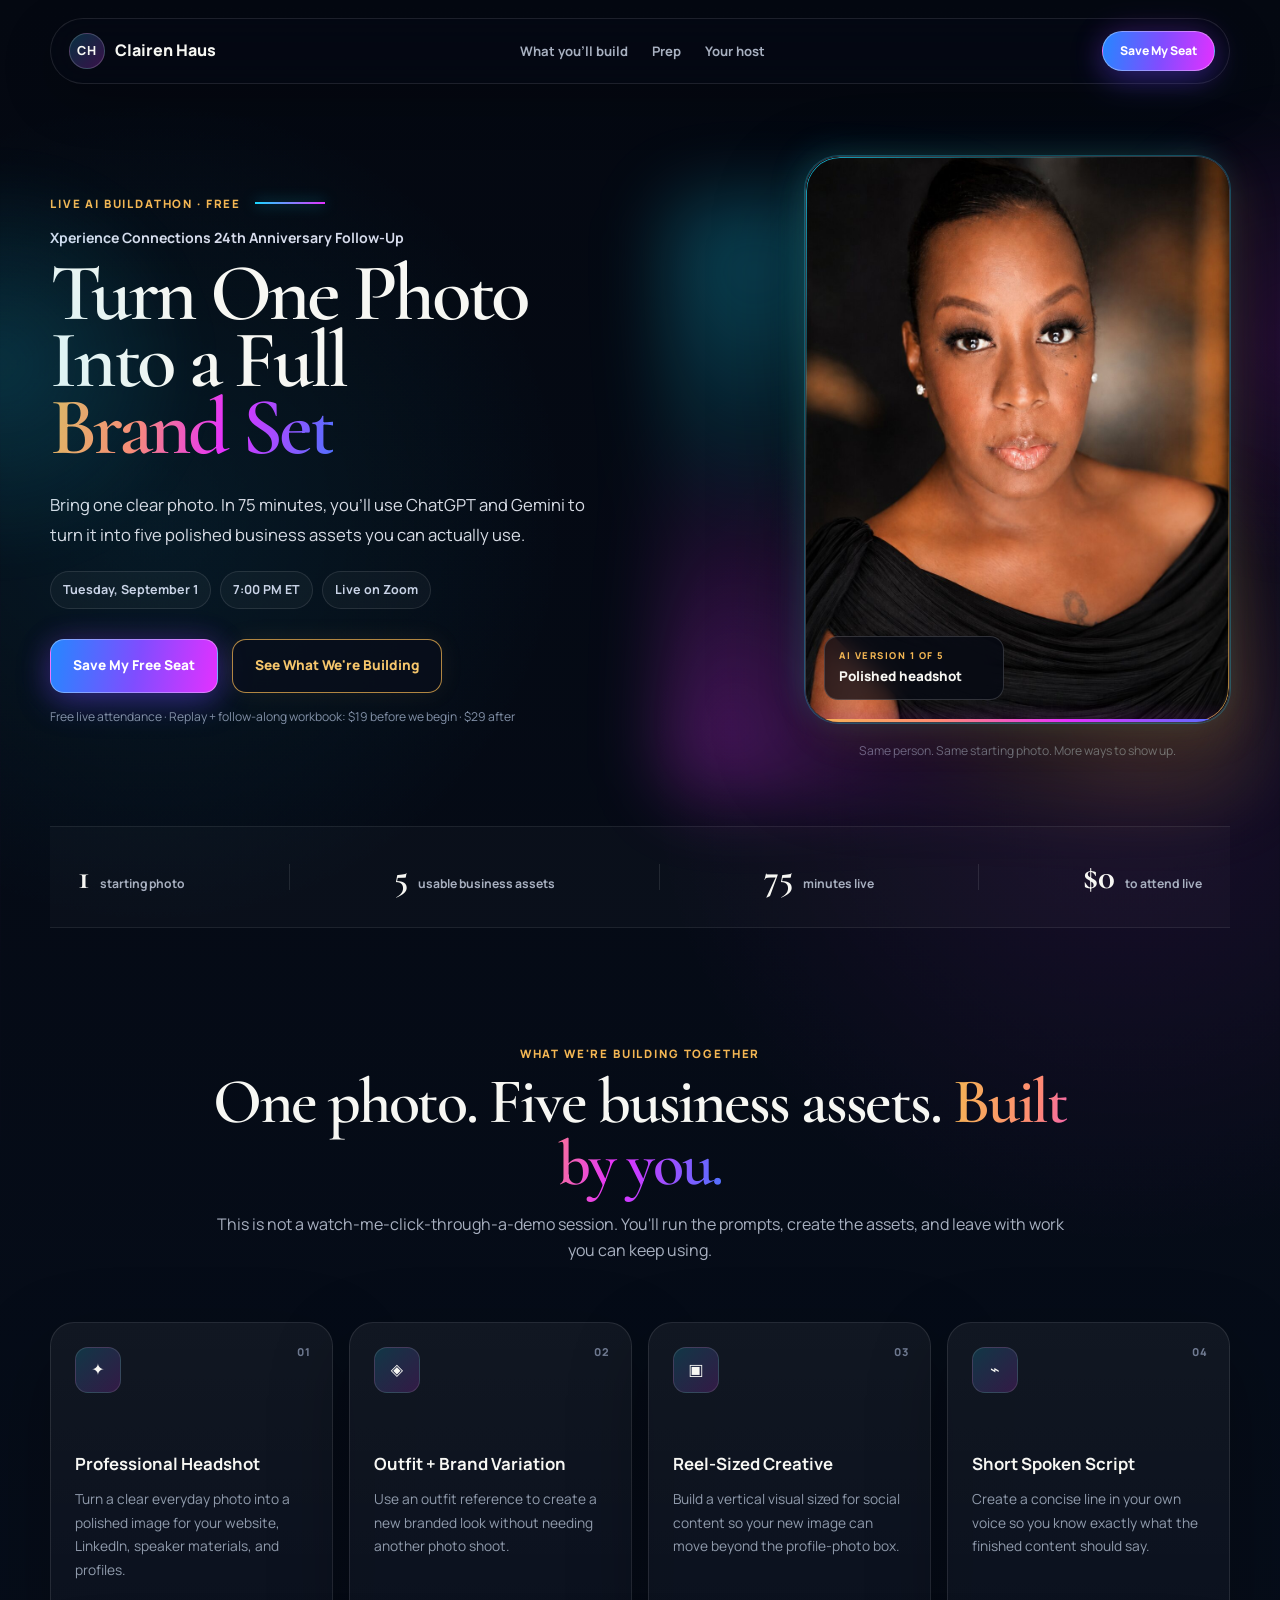
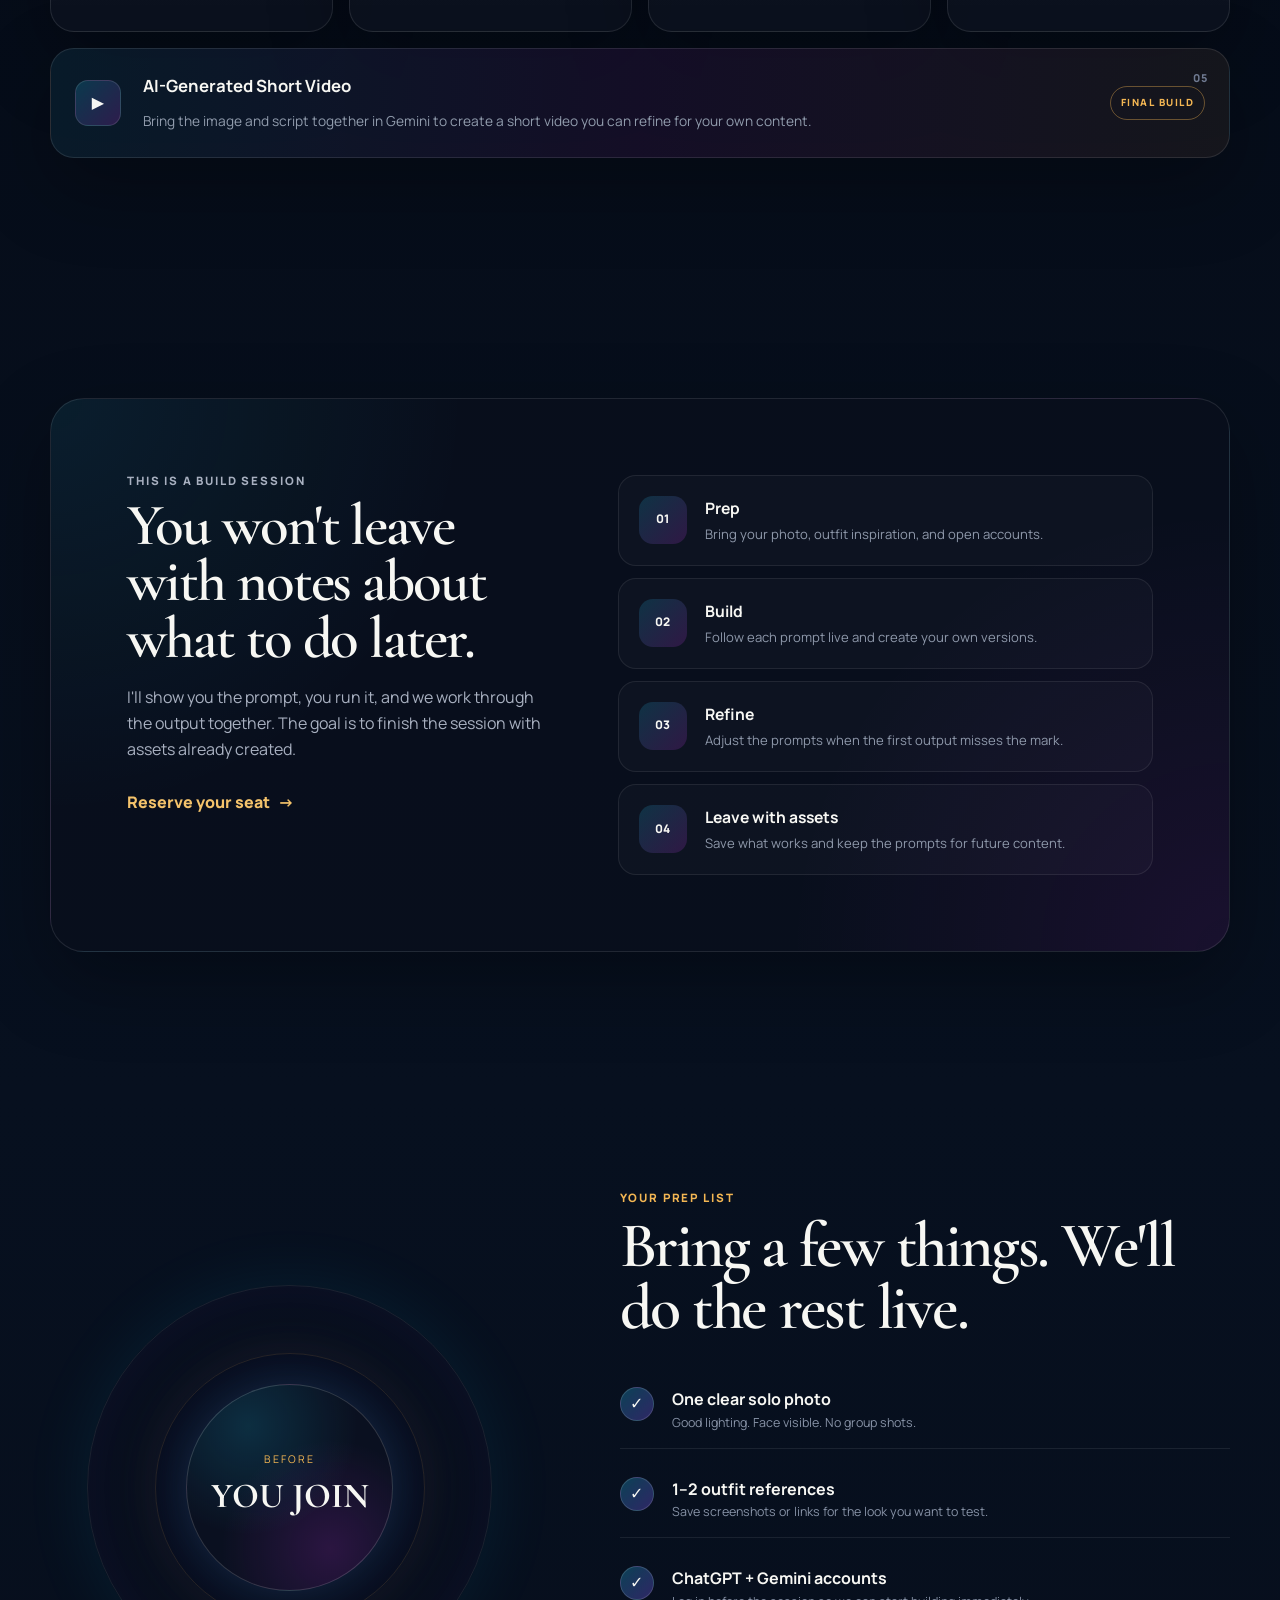
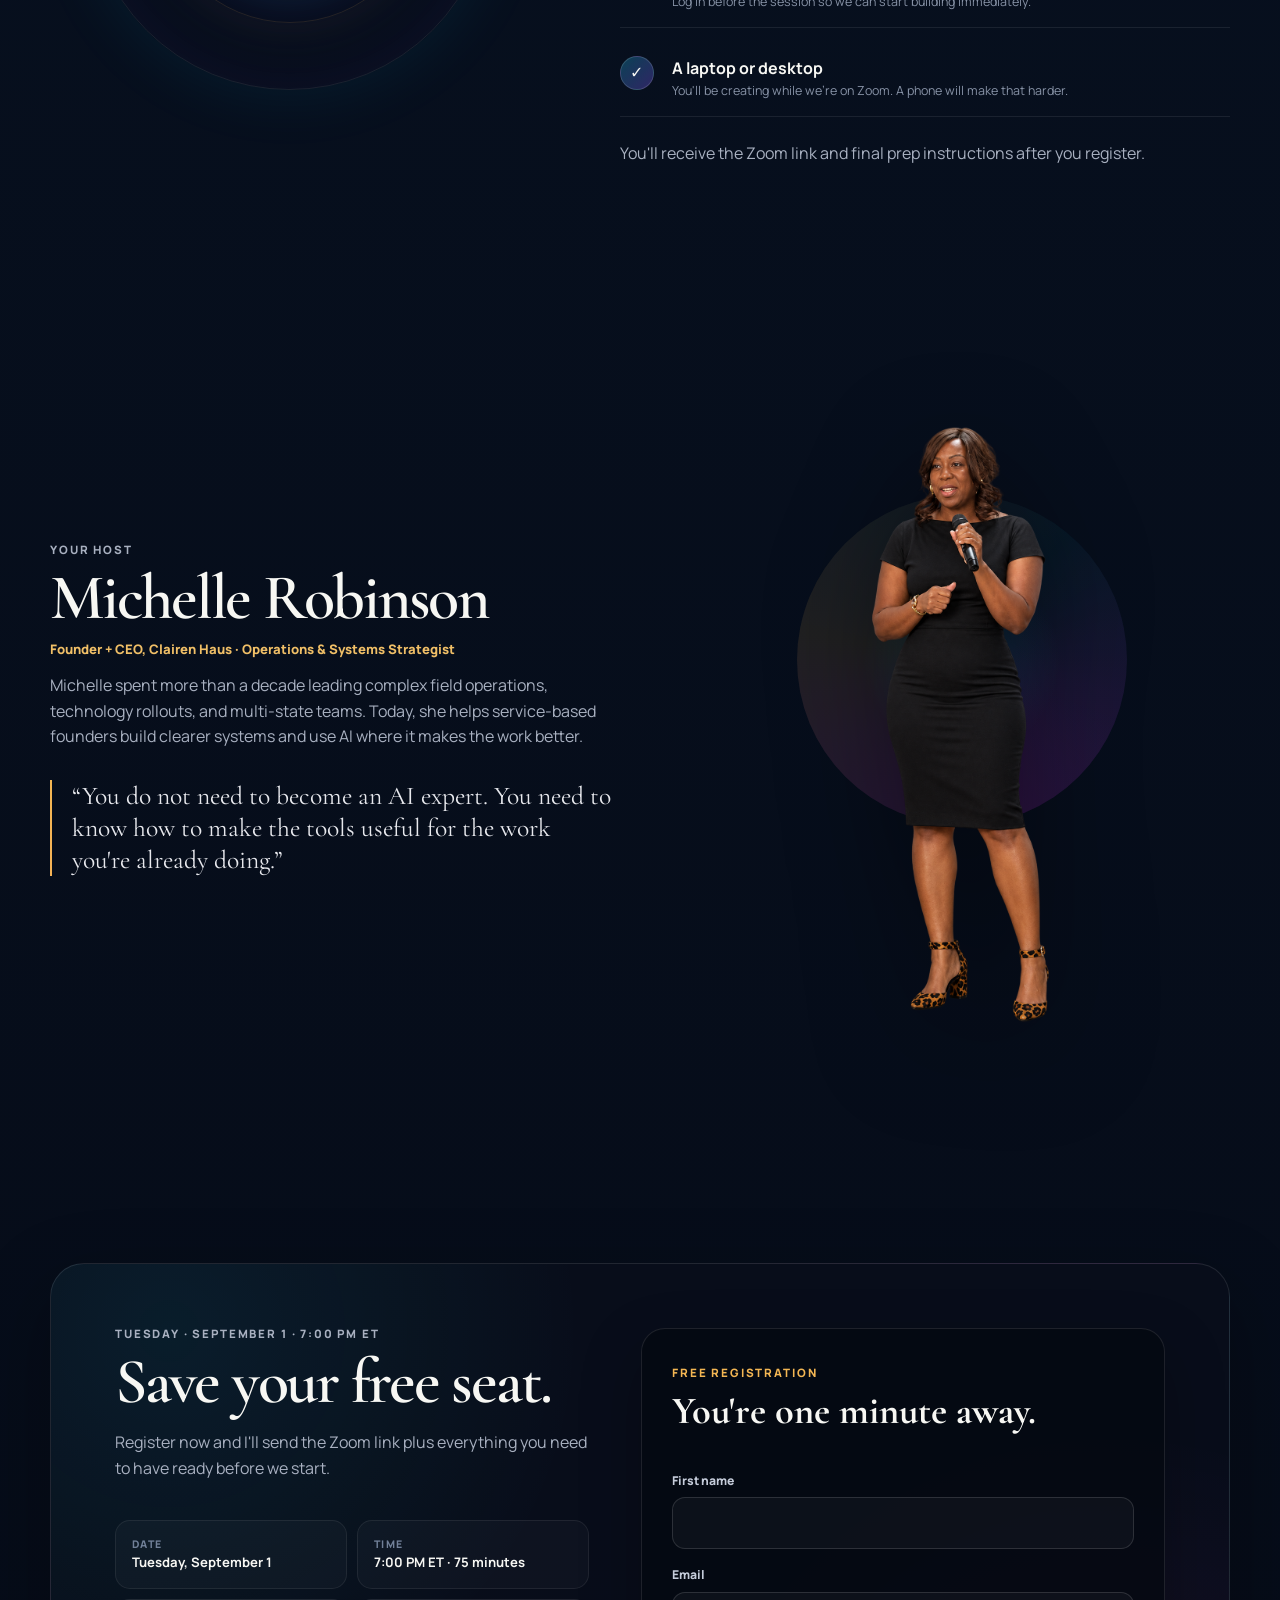
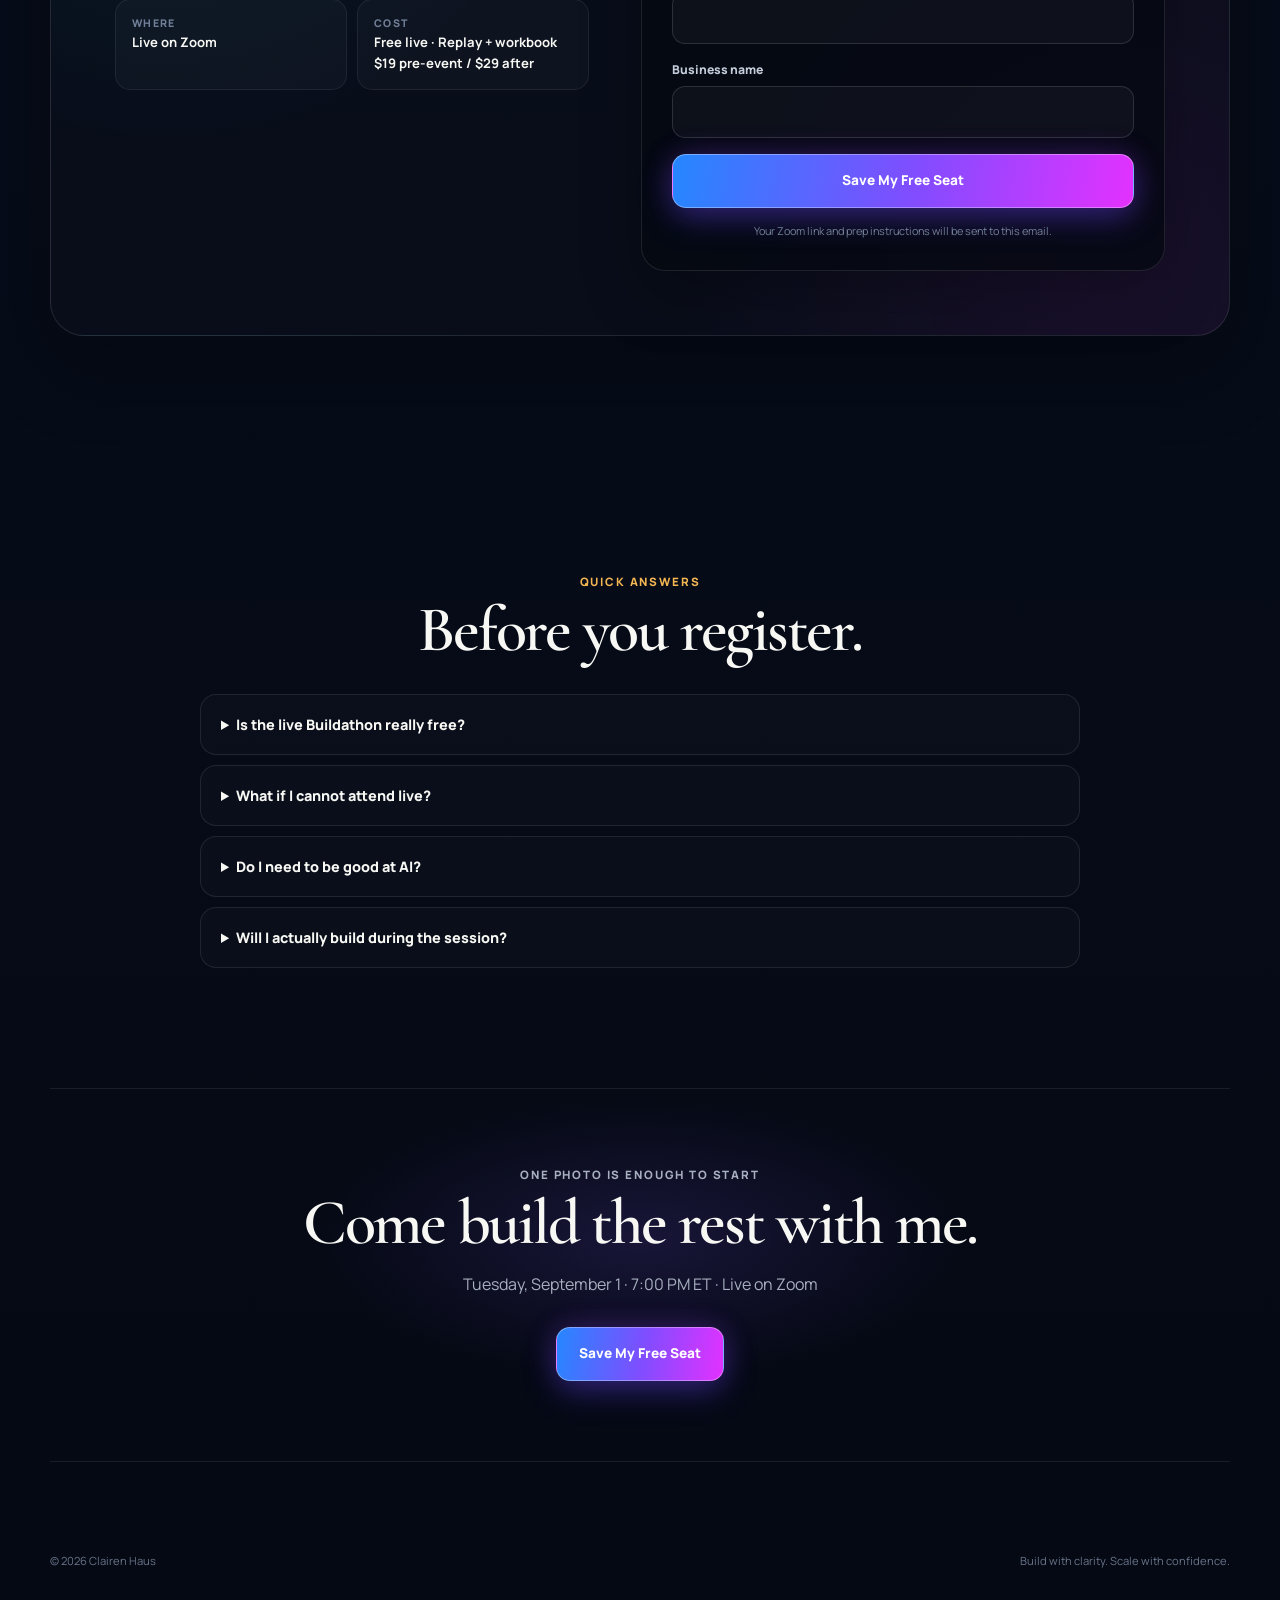
<file: index.html>
<!doctype html>
<html lang="en">
<head>
  <meta charset="utf-8">
  <meta name="viewport" content="width=device-width, initial-scale=1">
  <meta name="description" content="AI in Action: The Buildathon. A free 75-minute live Zoom workshop where you turn one photo into five usable business assets with ChatGPT and Gemini.">
  <meta name="theme-color" content="#050914">
  <title>AI in Action: The Buildathon | Clairen Haus</title>
  <link rel="preconnect" href="https://fonts.googleapis.com">
  <link rel="preconnect" href="https://fonts.gstatic.com" crossorigin>
  <link href="https://fonts.googleapis.com/css2?family=Cormorant+Garamond:wght@500;600;700&family=Manrope:wght@400;500;600;700;800&display=swap" rel="stylesheet">
  <link rel="stylesheet" href="styles.css">
</head>
<body>
  <div class="page-shell">
    <header class="site-header">
      <a class="brand" href="#top" aria-label="Clairen Haus home">
        <span class="brand-mark">CH</span><span class="brand-name">Clairen Haus</span>
      </a>
      <nav class="header-nav" aria-label="Primary navigation">
        <a href="#build">What you'll build</a><a href="#prep">Prep</a><a href="#host">Your host</a>
      </nav>
      <a class="button button-small button-primary" href="#register">Save My Seat</a>
    </header>

    <main id="top">
      <section class="hero section">
        <div class="ambient ambient-one" aria-hidden="true"></div>
        <div class="ambient ambient-two" aria-hidden="true"></div>
        <div class="hero-copy">
          <div class="eyebrow-wrap"><span class="eyebrow">LIVE AI BUILDATHON · FREE</span><span class="eyebrow-line" aria-hidden="true"></span></div>
          <p class="context-kicker">Xperience Connections 24th Anniversary Follow-Up</p>
          <h1>Turn One Photo<br>Into a Full<br><span class="gradient-text">Brand Set</span></h1>
          <p class="hero-lede">Bring one clear photo. In 75 minutes, you'll use ChatGPT and Gemini to turn it into five polished business assets you can actually use.</p>
          <div class="event-chips" aria-label="Event details"><span>Tuesday, September 1</span><span>7:00 PM ET</span><span>Live on Zoom</span></div>
          <div class="hero-actions"><a class="button button-primary" href="#register">Save My Free Seat</a><a class="button button-secondary" href="#build">See What We're Building</a></div>
          <p class="microcopy">Free live attendance · Replay + follow-along workbook: $19 before we begin · $29 after</p>
        </div>

        <div class="hero-visual-wrap">
          <div class="hero-visual-glow" aria-hidden="true"></div>
          <div class="hero-rotator" aria-label="Original photo transforming into AI-created business portraits">
            <img class="hero-slide is-active fit-cover" src="assets/images/hero-original.jpg" alt="Original casual photo used to begin the Buildathon">
            <img class="hero-slide fit-contain" src="assets/images/hero-headshot-black.jpg" alt="AI-created polished black one-shoulder headshot">
            <img class="hero-slide fit-contain" src="assets/images/hero-orange-blazer.jpg" alt="AI-created portrait wearing an orange blazer">
            <img class="hero-slide fit-contain" src="assets/images/hero-blue-standing.jpg" alt="AI-created full-length portrait wearing a blue suit">
            <img class="hero-slide fit-contain" src="assets/images/hero-blue-seated.jpg" alt="AI-created seated portrait wearing a blue suit">
            <img class="hero-slide fit-contain" src="assets/images/hero-black-standing.jpg" alt="AI-created full-length portrait wearing a black suit">
            <div class="hero-image-caption" aria-hidden="true"><span class="caption-label">START HERE</span><span class="caption-title">Original photo</span></div>
            <div class="rotation-progress" aria-hidden="true"><span></span></div>
          </div>
          <p class="visual-note">Same person. Same starting photo. More ways to show up.</p>
        </div>
      </section>

      <section class="proof-strip" aria-label="Workshop promise">
        <div class="proof-stat"><strong>1</strong><span>starting photo</span></div><div class="proof-divider"></div>
        <div class="proof-stat"><strong>5</strong><span>usable business assets</span></div><div class="proof-divider"></div>
        <div class="proof-stat"><strong>75</strong><span>minutes live</span></div><div class="proof-divider"></div>
        <div class="proof-stat"><strong>$0</strong><span>to attend live</span></div>
      </section>

      <section id="build" class="section section-build">
        <div class="section-heading">
          <p class="section-kicker">WHAT WE'RE BUILDING TOGETHER</p>
          <h2>One photo. Five business assets. <span class="gradient-text">Built by you.</span></h2>
          <p>This is not a watch-me-click-through-a-demo session. You'll run the prompts, create the assets, and leave with work you can keep using.</p>
        </div>
        <div class="asset-grid">
          <article class="asset-card"><span class="asset-number">01</span><div class="asset-icon">✦</div><h3>Professional Headshot</h3><p>Turn a clear everyday photo into a polished image for your website, LinkedIn, speaker materials, and profiles.</p></article>
          <article class="asset-card"><span class="asset-number">02</span><div class="asset-icon">◈</div><h3>Outfit + Brand Variation</h3><p>Use an outfit reference to create a new branded look without needing another photo shoot.</p></article>
          <article class="asset-card"><span class="asset-number">03</span><div class="asset-icon">▣</div><h3>Reel-Sized Creative</h3><p>Build a vertical visual sized for social content so your new image can move beyond the profile-photo box.</p></article>
          <article class="asset-card"><span class="asset-number">04</span><div class="asset-icon">⌁</div><h3>Short Spoken Script</h3><p>Create a concise line in your own voice so you know exactly what the finished content should say.</p></article>
          <article class="asset-card asset-card-wide"><span class="asset-number">05</span><div class="asset-icon">▶</div><div><h3>AI-Generated Short Video</h3><p>Bring the image and script together in Gemini to create a short video you can refine for your own content.</p></div><span class="asset-pill">FINAL BUILD</span></article>
        </div>
      </section>

      <section class="section section-process">
        <div class="process-panel">
          <div class="process-copy"><p class="section-kicker">THIS IS A BUILD SESSION</p><h2>You won't leave with notes about what to do later.</h2><p>I'll show you the prompt, you run it, and we work through the output together. The goal is to finish the session with assets already created.</p><a class="text-link" href="#register">Reserve your seat <span>→</span></a></div>
          <div class="process-steps">
            <article><span>01</span><div><h3>Prep</h3><p>Bring your photo, outfit inspiration, and open accounts.</p></div></article>
            <article><span>02</span><div><h3>Build</h3><p>Follow each prompt live and create your own versions.</p></div></article>
            <article><span>03</span><div><h3>Refine</h3><p>Adjust the prompts when the first output misses the mark.</p></div></article>
            <article><span>04</span><div><h3>Leave with assets</h3><p>Save what works and keep the prompts for future content.</p></div></article>
          </div>
        </div>
      </section>

      <section id="prep" class="section section-prep">
        <div class="prep-visual"><div class="prep-orbit orbit-one"></div><div class="prep-orbit orbit-two"></div><div class="prep-center"><span>BEFORE</span><strong>YOU JOIN</strong></div></div>
        <div class="prep-copy"><p class="section-kicker">YOUR PREP LIST</p><h2>Bring a few things. We'll do the rest live.</h2>
          <ul class="check-list">
            <li><span class="check">✓</span><div><strong>One clear solo photo</strong><small>Good lighting. Face visible. No group shots.</small></div></li>
            <li><span class="check">✓</span><div><strong>1–2 outfit references</strong><small>Save screenshots or links for the look you want to test.</small></div></li>
            <li><span class="check">✓</span><div><strong>ChatGPT + Gemini accounts</strong><small>Log in before the session so we can start building immediately.</small></div></li>
            <li><span class="check">✓</span><div><strong>A laptop or desktop</strong><small>You'll be creating while we're on Zoom. A phone will make that harder.</small></div></li>
          </ul>
          <p class="prep-note">You'll receive the Zoom link and final prep instructions after you register.</p>
        </div>
      </section>

      <section id="host" class="section section-host">
        <div class="host-copy"><p class="section-kicker">YOUR HOST</p><h2>Michelle Robinson</h2><p class="host-role">Founder + CEO, Clairen Haus · Operations & Systems Strategist</p><p>Michelle spent more than a decade leading complex field operations, technology rollouts, and multi-state teams. Today, she helps service-based founders build clearer systems and use AI where it makes the work better.</p><p class="host-pullquote">“You do not need to become an AI expert. You need to know how to make the tools useful for the work you're already doing.”</p></div>
        <div class="host-image-wrap"><div class="host-halo"></div><img src="assets/images/michelle-speaking.png" alt="Michelle Robinson speaking with a microphone"></div>
      </section>

      <section id="register" class="section section-register">
        <div class="registration-shell">
          <div class="registration-copy"><p class="section-kicker">TUESDAY · SEPTEMBER 1 · 7:00 PM ET</p><h2>Save your free seat.</h2><p>Register now and I'll send the Zoom link plus everything you need to have ready before we start.</p>
            <div class="registration-summary"><div><span>Date</span><strong>Tuesday, September 1</strong></div><div><span>Time</span><strong>7:00 PM ET · 75 minutes</strong></div><div><span>Where</span><strong>Live on Zoom</strong></div><div><span>Cost</span><strong>Free live · Replay + workbook $19 pre-event / $29 after</strong></div></div>
          </div>
          <div class="registration-card">
            <form id="registration-form" novalidate>
              <div class="form-heading"><span class="form-step">FREE REGISTRATION</span><h3>You're one minute away.</h3></div>
              <label><span>First name</span><input type="text" name="firstName" autocomplete="given-name" required></label>
              <label><span>Email</span><input type="email" name="email" autocomplete="email" required></label>
              <label><span>Business name</span><input type="text" name="businessName" autocomplete="organization" required></label>
              <button class="button button-primary button-full" type="submit">Save My Free Seat</button>
              <p class="form-note">Your Zoom link and prep instructions will be sent to this email.</p><p id="form-error" class="form-error" role="alert" hidden></p>
            </form>
                      </div>
        </div>
      </section>

      <section class="section section-faq">
        <div class="section-heading compact"><p class="section-kicker">QUICK ANSWERS</p><h2>Before you register.</h2></div>
        <div class="faq-grid">
          <details><summary>Is the live Buildathon really free?</summary><p>Yes. The live 75-minute Zoom session is free. You can pre-purchase the replay plus the follow-along workbook for $19 before the Buildathon begins. Once the session starts, the package is $29.</p></details>
          <details><summary>What if I cannot attend live?</summary><p>Register for the free live session, then use the confirmation page to pre-purchase the replay + follow-along workbook for $19. The package is $29 once the Buildathon begins. It gives you the recording, every prompt, and the exact steps so you can catch up, redo an asset, or repeat the process later.</p></details>
          <details><summary>Do I need to be good at AI?</summary><p>No. This is designed to be followed live. You should be comfortable opening ChatGPT and Gemini, but you do not need advanced prompting experience.</p></details>
          <details><summary>Will I actually build during the session?</summary><p>Yes. Keep your photo and references ready so you can run each step while we are together.</p></details>
        </div>
      </section>

      <section class="final-cta"><div class="final-glow"></div><p class="section-kicker">ONE PHOTO IS ENOUGH TO START</p><h2>Come build the rest with me.</h2><p>Tuesday, September 1 · 7:00 PM ET · Live on Zoom</p><a class="button button-primary" href="#register">Save My Free Seat</a></section>
    </main>

    <footer><span>© <span id="year"></span> Clairen Haus</span><span>Build with clarity. Scale with confidence.</span></footer>
  </div>
  <script src="config.js"></script><script src="app.js"></script>
</body>
</html>
</file>
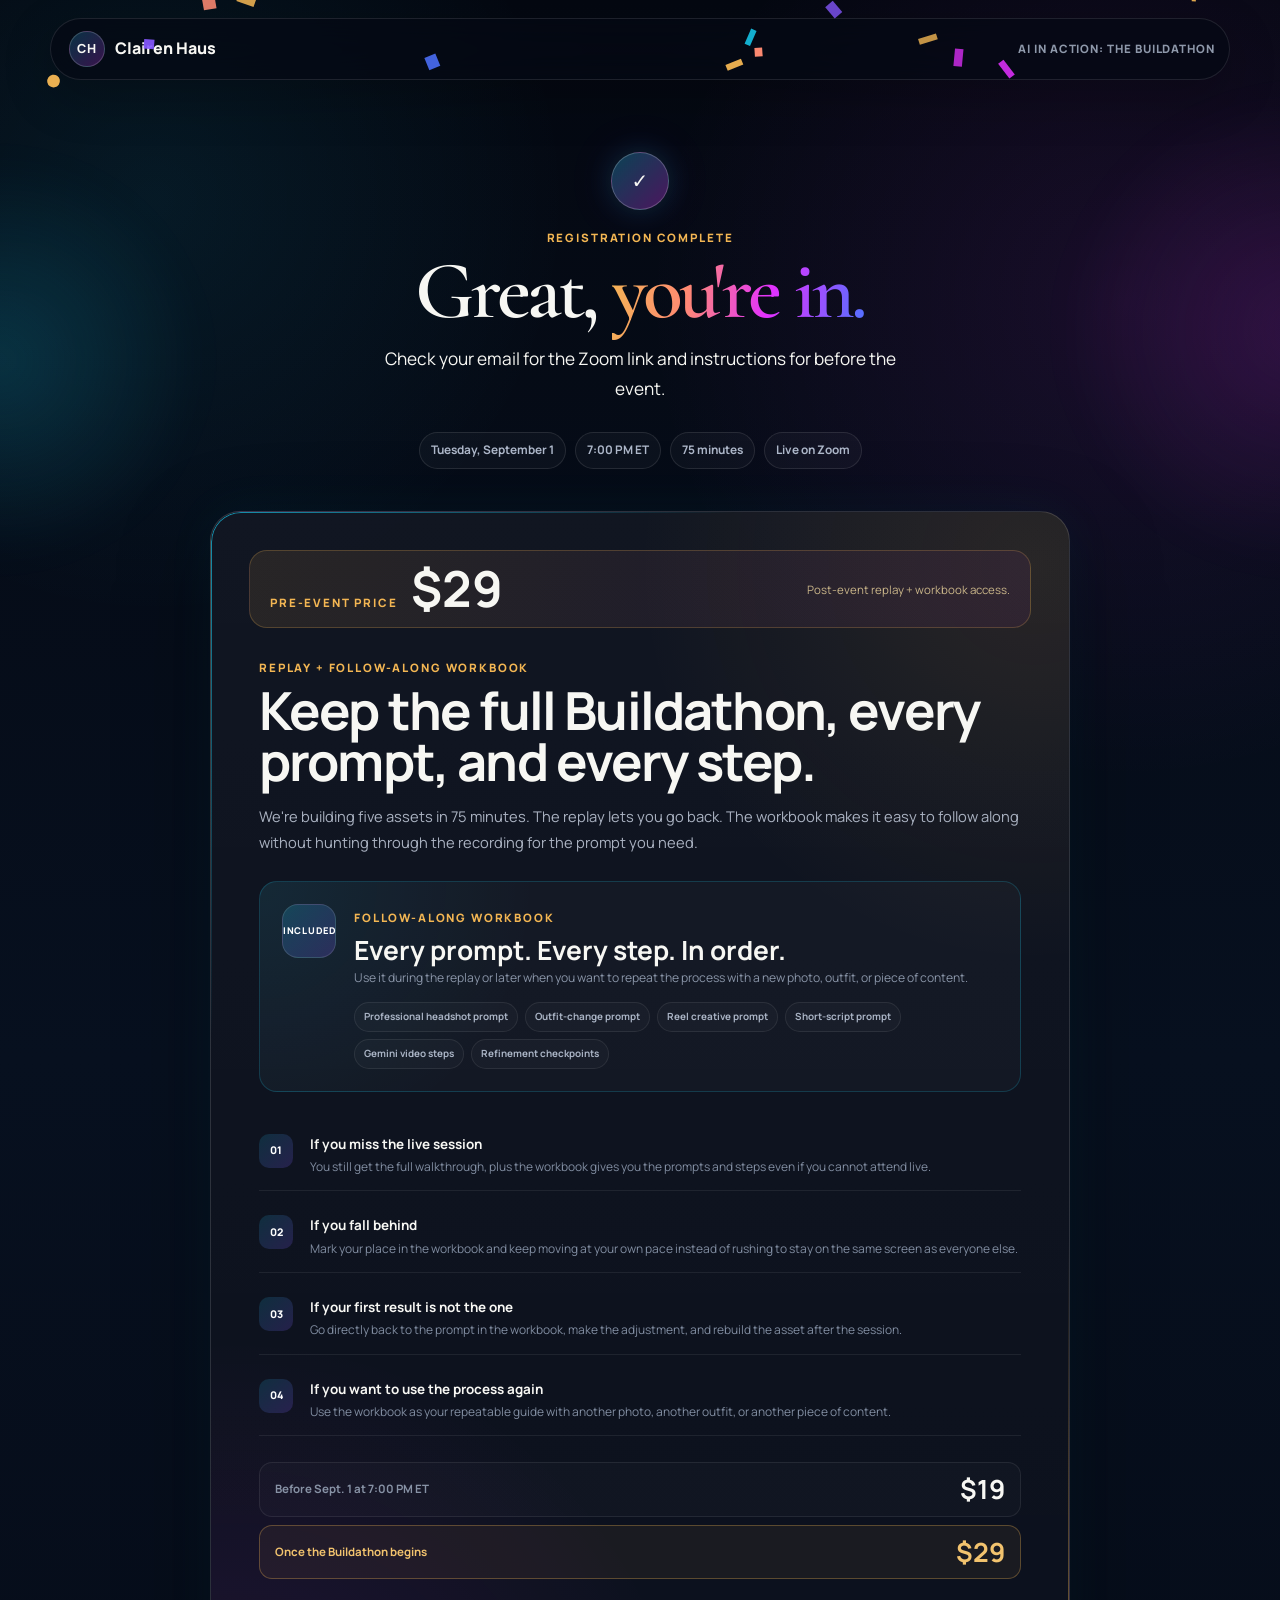
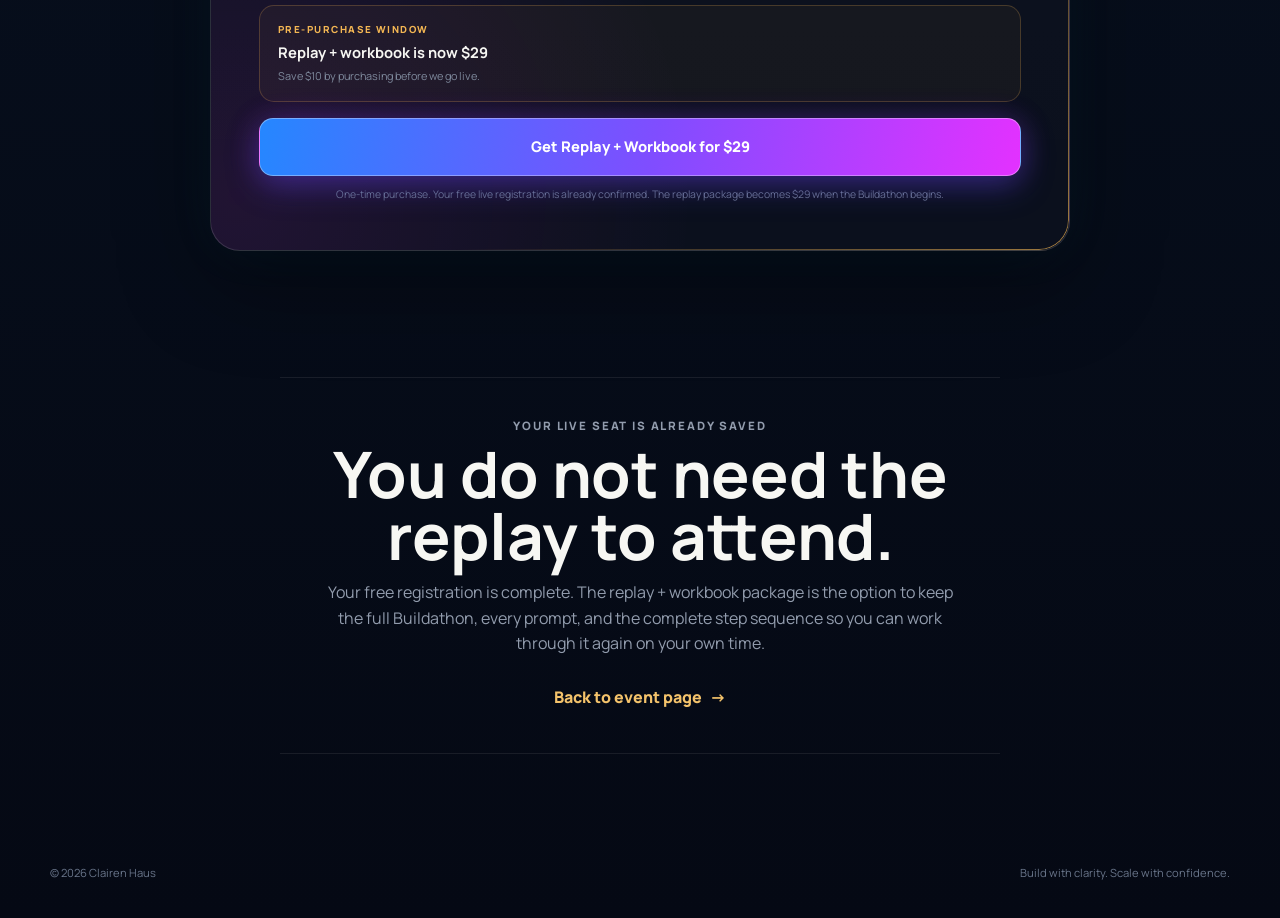
<file: thank-you.html>
<!doctype html>
<html lang="en">
<head>
  <meta charset="utf-8">
  <meta name="viewport" content="width=device-width, initial-scale=1">
  <meta name="description" content="You're registered for AI in Action: The Buildathon. Pre-purchase replay access for $19 before the live session begins.">
  <meta name="theme-color" content="#070b16">
  <title>You're In | AI in Action: The Buildathon</title>
  <link rel="preconnect" href="https://fonts.googleapis.com">
  <link rel="preconnect" href="https://fonts.gstatic.com" crossorigin>
  <link href="https://fonts.googleapis.com/css2?family=Cormorant+Garamond:wght@500;600;700&family=Manrope:wght@400;500;600;700;800&display=swap" rel="stylesheet">
  <link rel="stylesheet" href="styles.css">
</head>
<body class="thank-you-page">
  <canvas id="confetti-canvas" class="confetti-canvas" aria-hidden="true"></canvas>
  <div class="page-shell">
    <header class="site-header thank-you-header">
      <a class="brand" href="index.html" aria-label="Clairen Haus home">
        <span class="brand-mark">CH</span>
        <span class="brand-name">Clairen Haus</span>
      </a>
      <span class="thank-you-header-label">AI in Action: The Buildathon</span>
    </header>

    <main>
      <section class="thank-you-hero section">
        <div class="ambient ambient-one" aria-hidden="true"></div>
        <div class="ambient ambient-two" aria-hidden="true"></div>

        <div class="thank-you-confirmation">
          <div class="success-icon-large" aria-hidden="true">✓</div>
          <p class="section-kicker">REGISTRATION COMPLETE</p>
          <h1>Great, <span class="gradient-text">you're in.</span></h1>
          <p class="thank-you-lede">Check your email for the Zoom link and instructions for before the event.</p>

          <div class="confirmation-details">
            <span>Tuesday, September 1</span>
            <span>7:00 PM ET</span>
            <span>75 minutes</span>
            <span>Live on Zoom</span>
          </div>
        </div>

        <div class="replay-sales-card">
          <div class="replay-price-banner">
            <div>
              <span class="replay-tag">PRE-EVENT PRICE</span>
              <strong>$19</strong>
            </div>
            <p>$19 before we begin. $29 once the Buildathon starts.</p>
          </div>

          <p class="section-kicker">REPLAY + FOLLOW-ALONG WORKBOOK</p>
          <h2>Keep the full Buildathon, every prompt, and every step.</h2>

          <p class="replay-lede">
            We're building five assets in 75 minutes. The replay lets you go back. The workbook makes it easy to follow along without hunting through the recording for the prompt you need.
          </p>

          <div class="workbook-bonus">
            <div class="workbook-badge">INCLUDED</div>
            <div>
              <span class="replay-tag">FOLLOW-ALONG WORKBOOK</span>
              <h3>Every prompt. Every step. In order.</h3>
              <p>Use it during the replay or later when you want to repeat the process with a new photo, outfit, or piece of content.</p>
              <div class="workbook-contents">
                <span>Professional headshot prompt</span>
                <span>Outfit-change prompt</span>
                <span>Reel creative prompt</span>
                <span>Short-script prompt</span>
                <span>Gemini video steps</span>
                <span>Refinement checkpoints</span>
              </div>
            </div>
          </div>

          <ul class="replay-benefits">
            <li><span>01</span><div><strong>If you miss the live session</strong><p>You still get the full walkthrough, plus the workbook gives you the prompts and steps even if you cannot attend live.</p></div></li>
            <li><span>02</span><div><strong>If you fall behind</strong><p>Mark your place in the workbook and keep moving at your own pace instead of rushing to stay on the same screen as everyone else.</p></div></li>
            <li><span>03</span><div><strong>If your first result is not the one</strong><p>Go directly back to the prompt in the workbook, make the adjustment, and rebuild the asset after the session.</p></div></li>
            <li><span>04</span><div><strong>If you want to use the process again</strong><p>Use the workbook as your repeatable guide with another photo, another outfit, or another piece of content.</p></div></li>
          </ul>

          <div class="price-ladder">
            <div class="price-ladder-row is-now">
              <span>Before Sept. 1 at 7:00 PM ET</span>
              <strong>$19</strong>
            </div>
            <div class="price-ladder-row">
              <span>Once the Buildathon begins</span>
              <strong>$29</strong>
            </div>
          </div>

          <div class="replay-urgency">
            <span>PRE-PURCHASE WINDOW</span>
            <strong id="replay-countdown">Ends when the Buildathon begins</strong>
            <small>Save $10 by purchasing before we go live.</small>
          </div>

          <a id="replay-checkout-button" class="button button-primary button-full replay-cta" href="#" target="_blank" rel="noopener">Get Replay + Workbook for $19</a>
          <p class="replay-fine-print">One-time purchase. Your free live registration is already confirmed. The replay package becomes $29 when the Buildathon begins.</p>
        </div>
      </section>

      <section class="section replay-close-section">
        <div class="replay-close-copy">
          <p class="section-kicker">YOUR LIVE SEAT IS ALREADY SAVED</p>
          <h2>You do not need the replay to attend.</h2>
          <p>Your free registration is complete. The replay + workbook package is the option to keep the full Buildathon, every prompt, and the complete step sequence so you can work through it again on your own time.</p>
          <a class="text-link" href="index.html">Back to event page <span aria-hidden="true">→</span></a>
        </div>
      </section>
    </main>

    <footer>
      <span>© <span id="year"></span> Clairen Haus</span>
      <span>Build with clarity. Scale with confidence.</span>
    </footer>
  </div>

  <script src="config.js"></script>
  <script>
    (() => {
      const config = window.BUILDATHON_CONFIG || {};
      const year = document.getElementById("year");
      if (year) year.textContent = new Date().getFullYear();

      const replayButton = document.getElementById("replay-checkout-button");
      const countdown = document.getElementById("replay-countdown");
      const priceBanner = document.querySelector(".replay-price-banner strong");
      const priceBannerCopy = document.querySelector(".replay-price-banner p");
      const priceRows = [...document.querySelectorAll(".price-ladder-row")];

      const eventStart = new Date(
        config.eventStartIso || "2026-09-01T18:00:00-04:00"
      ).getTime();

      function isPostEvent() {
        return Date.now() >= eventStart;
      }

      function syncReplayOffer() {
        const postEvent = isPostEvent();
        const checkoutUrl = postEvent
          ? config.replayPostEventCheckoutUrl
          : config.replayPreEventCheckoutUrl;

        if (replayButton) {
          replayButton.textContent = postEvent
            ? "Get Replay + Workbook for $29"
            : "Get Replay + Workbook for $19";

          replayButton.href = checkoutUrl || "#";
          replayButton.target = "_blank";
          replayButton.rel = "noopener";

          if (!checkoutUrl) {
            replayButton.addEventListener("click", (event) => {
              event.preventDefault();
              alert("Replay checkout is not connected yet.");
            }, { once: true });
          }
        }

        if (priceBanner) {
          priceBanner.textContent = postEvent ? "$29" : "$19";
        }

        if (priceBannerCopy) {
          priceBannerCopy.textContent = postEvent
            ? "Post-event replay + workbook access."
            : "$19 before we begin. $29 once the Buildathon starts.";
        }

        priceRows.forEach((row, index) => {
          row.classList.toggle("is-now", postEvent ? index === 1 : index === 0);
        });
      }

      syncReplayOffer();

      function updateCountdown() {
        if (!countdown) return;
        const remaining = eventStart - Date.now();

        if (remaining <= 0) {
          countdown.textContent = "Replay + workbook is now $29";
          syncReplayOffer();
          return;
        }

        const days = Math.floor(remaining / 86400000);
        const hours = Math.floor((remaining % 86400000) / 3600000);
        const minutes = Math.floor((remaining % 3600000) / 60000);

        const parts = [];
        if (days) parts.push(`${days}d`);
        if (hours || days) parts.push(`${hours}h`);
        parts.push(`${minutes}m`);

        countdown.textContent = `${parts.join(" ")} left at $19`;
      }

      updateCountdown();
      setInterval(updateCountdown, 60000);
    })();
  </script>

  <script>
    (() => {
      const canvas = document.getElementById("confetti-canvas");
      const reduceMotion = window.matchMedia("(prefers-reduced-motion: reduce)").matches;
      if (!canvas || reduceMotion) return;
      const ctx = canvas.getContext("2d");
      const colors = ["#18d9ff", "#4e72ff", "#8658ff", "#e331ff", "#f3b653", "#ff8a72"];
      const particles = [];
      const count = Math.min(130, Math.max(78, Math.floor(window.innerWidth / 9)));
      const start = performance.now();
      const duration = 4800;
      function resize() {
        const dpr = Math.min(window.devicePixelRatio || 1, 2);
        canvas.width = Math.floor(window.innerWidth * dpr);
        canvas.height = Math.floor(window.innerHeight * dpr);
        canvas.style.width = window.innerWidth + "px";
        canvas.style.height = window.innerHeight + "px";
        ctx.setTransform(dpr, 0, 0, dpr, 0, 0);
      }
      function resetParticle(p, initial = false) {
        p.x = Math.random() * window.innerWidth;
        p.y = initial ? -Math.random() * window.innerHeight * 1.15 : -30;
        p.w = 4 + Math.random() * 8;
        p.h = 7 + Math.random() * 12;
        p.vy = 2.1 + Math.random() * 3.5;
        p.vx = -1.1 + Math.random() * 2.2;
        p.rotation = Math.random() * Math.PI * 2;
        p.spin = -0.08 + Math.random() * 0.16;
        p.color = colors[Math.floor(Math.random() * colors.length)];
        p.alpha = 0.74 + Math.random() * 0.26;
        p.circle = Math.random() > 0.84;
      }
      resize();
      window.addEventListener("resize", resize, { passive: true });
      for (let i = 0; i < count; i++) { const p = {}; resetParticle(p, true); particles.push(p); }
      function draw(now) {
        const elapsed = now - start;
        ctx.clearRect(0, 0, window.innerWidth, window.innerHeight);
        particles.forEach((p) => {
          p.x += p.vx + Math.sin((p.y + now * 0.06) * 0.015) * 0.45;
          p.y += p.vy;
          p.rotation += p.spin;
          if (p.y > window.innerHeight + 35 && elapsed < duration - 800) resetParticle(p);
          ctx.save();
          ctx.globalAlpha = p.alpha * Math.max(0, Math.min(1, (duration - elapsed) / 900));
          ctx.translate(p.x, p.y);
          ctx.rotate(p.rotation);
          ctx.fillStyle = p.color;
          if (p.circle) { ctx.beginPath(); ctx.arc(0, 0, p.w * 0.55, 0, Math.PI * 2); ctx.fill(); }
          else ctx.fillRect(-p.w / 2, -p.h / 2, p.w, p.h);
          ctx.restore();
        });
        if (elapsed < duration) requestAnimationFrame(draw);
        else { ctx.clearRect(0, 0, window.innerWidth, window.innerHeight); canvas.remove(); }
      }
      requestAnimationFrame(draw);
    })();
  </script>

</body>
</html>
</file>
<file: styles.css>
@import url("css/part1.css");
@import url("css/part2.css");
@import url("css/part3.css");
@import url("css/part4.css");
@import url("css/part5.css");
</file>
